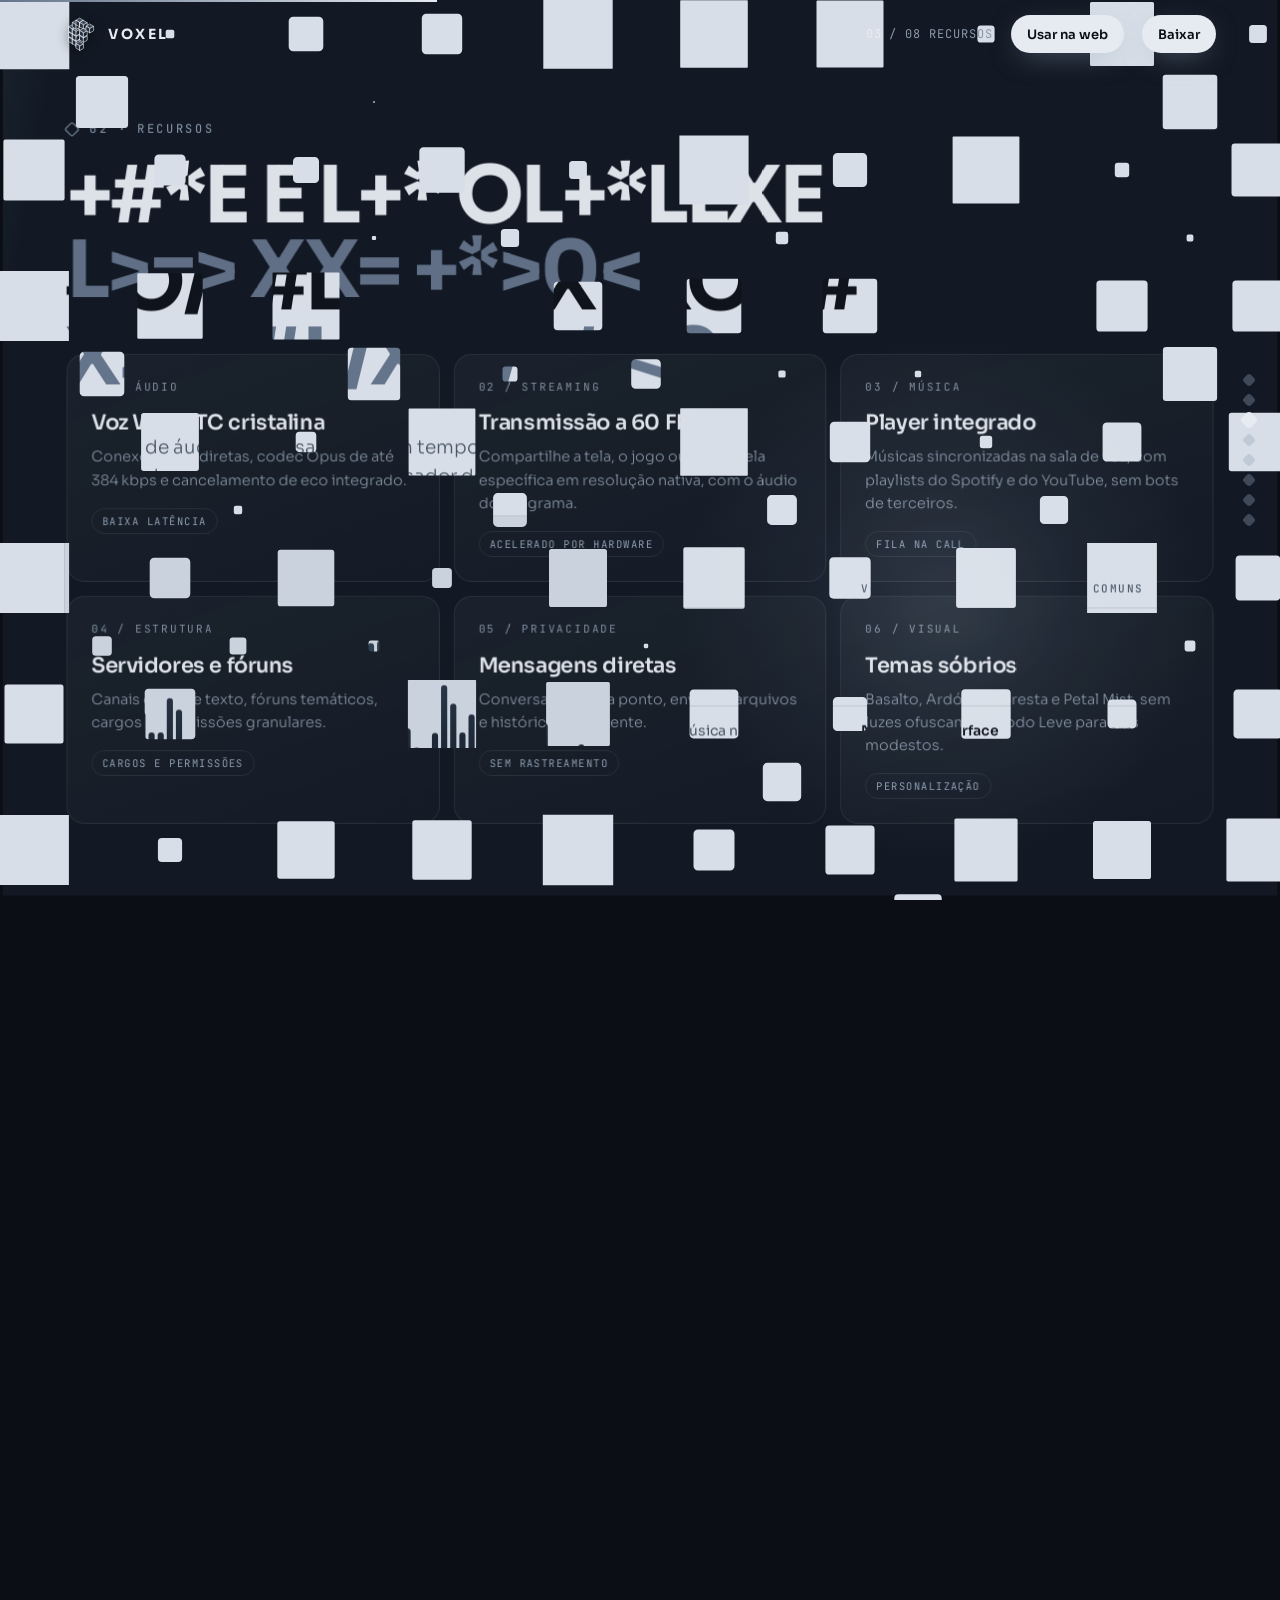
<file: index.html>
<!doctype html>
<html lang="pt-BR" data-tone="dark">
<head>
<meta charset="utf-8">
<meta name="viewport" content="width=device-width, initial-scale=1, viewport-fit=cover">
<title>Voxel — Chat de voz para sua comunidade</title>
<meta name="description" content="Converse com sua comunidade no Voxel. Chat de voz com áudio de baixa latência para Windows, Android e Linux.">
<meta name="theme-color" content="#0b0f15">
<link rel="canonical" href="https://voxelchat.com.br/">
<link rel="icon" href="logo.svg" type="image/svg+xml">
<link rel="preconnect" href="https://fonts.googleapis.com">
<link rel="preconnect" href="https://fonts.gstatic.com" crossorigin>
<link rel="stylesheet" href="https://fonts.googleapis.com/css2?family=Sora:wght@300;400;600;700;800&family=JetBrains+Mono:wght@400;500&display=swap">
<style>
:root{
  --bg0:#0b0f15; --bg1:#131b26; --bg2:#1a2433; --bg3:#253346; --slate:#334255; --steel:#41536b;
  --accent:#64748b; --accent-hi:#94a3b8; --ink:#e6ebf2; --muted:#8a97a8; --line:rgba(255,255,255,.08);
  --mist:#d7dee7; --mist-ink:#0f141c; --mist-muted:#4a5768;
  --display:'Sora',system-ui,sans-serif; --mono:'JetBrains Mono',ui-monospace,monospace;
  --nav-h:68px; --gut:clamp(16px,5vw,72px);
}
*{box-sizing:border-box;margin:0;padding:0}
html{background:var(--bg0);color:var(--ink);font-family:var(--display);-webkit-font-smoothing:antialiased}
body{background:var(--bg0);overflow-x:hidden}
a{color:inherit;text-decoration:none}
button{font:inherit;color:inherit;background:none;border:0;cursor:pointer}

/* ---------- nav ---------- */
.nav{position:fixed;inset:0 0 auto 0;height:var(--nav-h);z-index:50;display:flex;align-items:center;justify-content:space-between;padding:0 var(--gut);color:var(--ink);transition:color .4s}
.brand{display:flex;align-items:center;gap:10px;font-weight:700;letter-spacing:.18em;font-size:14px}
.brand img{width:34px;height:34px;filter:drop-shadow(0 2px 6px rgba(0,0,0,.4))}
.nav-r{display:flex;align-items:center;gap:18px}
.count{font-family:var(--mono);font-size:12px;color:var(--muted);letter-spacing:.08em;transition:color .4s}
.count b{color:var(--ink);font-weight:500;transition:color .4s}
.count em{font-style:normal;margin-left:8px;text-transform:uppercase}
.bar{position:fixed;top:0;left:0;height:2px;width:100%;transform-origin:0 50%;transform:scaleX(0);background:linear-gradient(90deg,var(--accent),var(--ink));z-index:60}
:root[data-tone=light] .nav{color:var(--mist-ink)}
:root[data-tone=light] .count{color:var(--mist-muted)}
:root[data-tone=light] .count b{color:var(--mist-ink)}
@media (max-width:560px){.count{display:none}.nav-r{gap:8px}}

.dots{position:fixed;right:clamp(10px,2vw,26px);top:50%;transform:translateY(-50%);z-index:50;display:flex;flex-direction:column;gap:10px}
.dots button{width:10px;height:10px;border-radius:3px;background:rgba(148,163,184,.35);transform:rotate(45deg);transition:background .3s,transform .3s}
.dots button[aria-current=true]{background:var(--ink);transform:rotate(45deg) scale(1.35)}
:root[data-tone=light] .dots button{background:rgba(15,20,28,.25)}
:root[data-tone=light] .dots button[aria-current=true]{background:var(--mist-ink)}
@media (max-width:700px){.dots{display:none}}

/* ---------- buttons ---------- */
.btn{display:inline-flex;align-items:center;gap:10px;height:50px;padding:0 24px;border-radius:999px;background:var(--ink);color:var(--bg0);font-weight:600;font-size:15px;transition:transform .2s,background .2s,box-shadow .2s;box-shadow:0 8px 30px -10px rgba(148,163,184,.6)}
.btn:hover{transform:translateY(-2px);background:#fff}
.btn.ghost{background:transparent;color:var(--ink);border:1px solid rgba(255,255,255,.18);box-shadow:none}
.btn.ghost:hover{border-color:var(--accent-hi);background:rgba(255,255,255,.04)}
.btn.sm{height:38px;padding:0 16px;font-size:13px}
:root[data-tone=light] .nav .btn{background:var(--mist-ink);color:var(--mist)}

/* ---------- stage / screens ---------- */
#stage{position:fixed;inset:0;overflow:hidden}
#track{width:1px}
.scr{position:absolute;inset:0;overflow:hidden;visibility:hidden;background:var(--bg);color:var(--ink);transform-origin:50% 40%}
.scr-in{position:relative;min-height:100%;padding:calc(var(--nav-h) + clamp(24px,6vh,72px)) var(--gut) clamp(40px,8vh,88px);display:flex;flex-direction:column;justify-content:center;will-change:transform}
.shade{position:absolute;inset:0;background:#04060a;opacity:0;pointer-events:none;z-index:5}
.iso::before{content:"";position:absolute;inset:0;pointer-events:none;opacity:.9;
  background:repeating-linear-gradient(30deg,rgba(255,255,255,.028) 0 1px,transparent 1px 56px),repeating-linear-gradient(150deg,rgba(255,255,255,.028) 0 1px,transparent 1px 56px);
  -webkit-mask-image:radial-gradient(ellipse at 70% 40%,#000 0,transparent 70%);mask-image:radial-gradient(ellipse at 70% 40%,#000 0,transparent 70%)}

.kicker{font-family:var(--mono);font-size:12px;letter-spacing:.22em;text-transform:uppercase;color:var(--accent-hi);margin-bottom:22px;display:flex;align-items:center;gap:12px}
.kicker::before{content:"";width:9px;height:9px;border:1.5px solid currentColor;transform:rotate(45deg);border-radius:2px}
h1,h2{font-weight:700;letter-spacing:-.045em;line-height:.95}
h1{font-size:clamp(52px,9.4vw,148px)}
h2{font-size:clamp(38px,6.2vw,96px)}
h1 span,h2 span{display:block}
.dim{color:var(--accent)}
.lead{font-size:clamp(16px,1.45vw,20px);line-height:1.6;color:var(--muted);max-width:56ch;font-weight:300}

/* reveal on enter */
[data-rise]{opacity:0;transform:translateY(26px);transition:opacity .7s cubic-bezier(.2,.7,.2,1),transform .7s cubic-bezier(.2,.7,.2,1);transition-delay:calc(var(--i,0)*70ms + 120ms)}
.scr.in [data-rise]{opacity:1;transform:none}

/* ---------- 00 hero ---------- */
.s-hero{--bg:var(--bg0)}
.s-hero::after{content:"";position:absolute;width:70vmax;height:70vmax;right:-18vmax;top:-12vmax;background:radial-gradient(circle,rgba(65,83,107,.45),transparent 62%);pointer-events:none}
.hero-grid{display:grid;grid-template-columns:1.15fr .85fr;align-items:center;gap:clamp(16px,4vw,64px)}
.hero-copy{position:relative;z-index:2}
.hero-copy .lead{margin:28px 0 36px}
.ctas{display:flex;gap:12px;flex-wrap:wrap}
.hero-art{position:relative;z-index:1;aspect-ratio:158/196;width:100%;max-width:520px;justify-self:center}
#cubes{width:100%;height:100%;overflow:visible;filter:drop-shadow(0 40px 50px rgba(0,0,0,.55))}
.hint{position:absolute;left:var(--gut);bottom:28px;font-family:var(--mono);font-size:11px;letter-spacing:.2em;color:var(--muted);text-transform:uppercase;display:flex;gap:10px;align-items:center}
.hint i{width:1px;height:28px;background:linear-gradient(var(--accent-hi),transparent);animation:hint 1.8s ease-in-out infinite}
@keyframes hint{0%,100%{transform:scaleY(.4);transform-origin:top}50%{transform:scaleY(1);transform-origin:top}}
@media (max-width:860px){
  .hero-grid{grid-template-columns:1fr}
  .hero-art{order:-1;max-width:min(280px,58vw);margin-bottom:-8px}
  .hint{display:none}
}

/* ---------- 01 manifesto ---------- */
.s-man{--bg:var(--bg2)}
.s-man .lead{margin-top:30px}
.stats{display:grid;grid-template-columns:repeat(3,minmax(0,1fr));gap:clamp(12px,2vw,24px);margin-top:clamp(36px,7vh,72px);border-top:1px solid var(--line);padding-top:28px}
.stat b{display:block;font-size:clamp(34px,5vw,72px);font-weight:700;letter-spacing:-.04em}
.stat small{font-family:var(--mono);font-size:12px;color:var(--muted);letter-spacing:.06em}
@media (max-width:560px){.stats{grid-template-columns:1fr}}

/* ---------- 02 features ---------- */
.s-feat{--bg:var(--bg1)}
.sweep{position:absolute;inset:0;pointer-events:none;z-index:4;background:linear-gradient(100deg,transparent 38%,rgba(148,163,184,.18) 50%,transparent 62%);transform:translateX(calc((var(--t,1)*2.2 - 1.1)*100%));opacity:calc((1 - var(--t,1))*1.4)}
.grid6{display:grid;grid-template-columns:repeat(3,minmax(0,1fr));gap:14px;margin-top:clamp(28px,5vh,52px)}
.card{position:relative;padding:24px;border-radius:18px;background:linear-gradient(160deg,rgba(255,255,255,.045),rgba(255,255,255,.012));border:1px solid var(--line);transition:border-color .3s,transform .3s}
.card:hover{border-color:rgba(148,163,184,.45);transform:translateY(-3px)}
.card .n{font-family:var(--mono);font-size:11px;color:var(--accent-hi);letter-spacing:.16em}
.card h3{font-size:21px;letter-spacing:-.02em;margin:14px 0 10px;font-weight:600}
.card p{color:var(--muted);font-size:14.5px;line-height:1.6;font-weight:300}
.card .tag{display:inline-block;margin-top:16px;font-family:var(--mono);font-size:10.5px;letter-spacing:.14em;color:var(--accent-hi);border:1px solid var(--line);border-radius:999px;padding:5px 10px}
@media (max-width:980px){.grid6{grid-template-columns:repeat(2,minmax(0,1fr))}}
@media (max-width:620px){.grid6{grid-template-columns:1fr}}

/* ---------- 03 audio (light) ---------- */
.s-audio{--bg:var(--mist);color:var(--mist-ink)}
.s-audio .kicker{color:var(--slate)}
.s-audio .dim{color:var(--accent)}
.s-audio .lead{color:var(--mist-muted)}
.audio-grid{display:grid;grid-template-columns:1fr 1fr;gap:clamp(24px,4vw,64px);align-items:end;margin-top:clamp(24px,4vh,44px)}
.specbox{position:relative;border-radius:22px;background:#c9d2dd;padding:18px 18px 0;height:clamp(180px,32vh,320px);overflow:hidden;border:1px solid rgba(15,20,28,.08)}
.specbox span{position:absolute;top:14px;left:18px;font-family:var(--mono);font-size:11px;letter-spacing:.14em;color:var(--mist-muted)}
#spec{width:100%;height:100%;display:block}
.cmp{width:100%;border-collapse:collapse;font-size:14px}
.cmp th{font-family:var(--mono);font-weight:500;font-size:11px;letter-spacing:.14em;text-transform:uppercase;color:var(--mist-muted);text-align:left;padding:0 10px 12px}
.cmp td{padding:15px 10px;border-top:1px solid rgba(15,20,28,.12);vertical-align:top}
.cmp td:first-child{color:var(--mist-muted)}
.cmp .vx{font-weight:600;color:var(--mist-ink)}
.cmp .ot{color:#7a8695;text-decoration:line-through;text-decoration-color:rgba(122,134,149,.5)}
@media (max-width:860px){.audio-grid{grid-template-columns:1fr}.cmp{font-size:13px}}

/* ---------- 04 shortcuts ---------- */
.s-keys{--bg:var(--bg3)}
.keys{margin-top:clamp(28px,5vh,52px);display:grid;gap:10px;max-width:880px}
.krow{display:flex;justify-content:space-between;align-items:center;gap:16px;padding:16px 20px;border-radius:16px;border:1px solid var(--line);background:rgba(11,15,21,.25);transition:background .35s,border-color .35s}
.krow span{color:var(--muted);transition:color .35s}
.krow.on{background:rgba(148,163,184,.12);border-color:rgba(148,163,184,.4)}
.krow.on span{color:var(--ink)}
.kc{display:flex;gap:6px;align-items:center;font-family:var(--mono);font-size:13px;color:var(--muted)}
kbd{display:inline-grid;place-items:center;min-width:40px;height:40px;padding:0 10px;border-radius:9px;font-family:var(--mono);font-size:13px;color:var(--ink);background:linear-gradient(#34465e,#1d2939);border:1px solid rgba(255,255,255,.12);border-bottom:4px solid rgba(0,0,0,.45);transition:transform .12s,border-bottom-width .12s,background .25s}
.krow.on kbd{transform:translateY(3px);border-bottom-width:1px;background:linear-gradient(#7c8ba0,#556378)}
@media (max-width:560px){.krow{flex-direction:column;align-items:flex-start}}

/* ---------- 05 download ---------- */
.s-dl{--bg:var(--bg0)}
.s-dl::after{content:"";position:absolute;left:50%;bottom:-40vmax;width:90vmax;height:70vmax;transform:translateX(-50%);background:radial-gradient(ellipse,rgba(65,83,107,.4),transparent 65%);pointer-events:none}
.dl{display:grid;grid-template-columns:repeat(4,minmax(0,1fr));gap:14px;margin-top:clamp(28px,5vh,52px);position:relative;z-index:2}
.pf{display:flex;flex-direction:column;gap:12px;padding:24px;border-radius:20px;border:1px solid var(--line);background:rgba(26,36,51,.55);backdrop-filter:blur(6px)}
.pf .badge{width:46px;height:46px;border-radius:12px;display:grid;place-items:center;font-family:var(--mono);font-size:12px;font-weight:500;background:var(--bg3);border:1px solid rgba(255,255,255,.1)}
.pf h3{font-size:22px;letter-spacing:-.02em;font-weight:600}
.pf p{color:var(--muted);font-size:14px;line-height:1.55;font-weight:300;flex:1}
.pf .meta{font-family:var(--mono);font-size:11px;letter-spacing:.1em;color:var(--accent-hi)}
.pf .btn{justify-content:center;height:44px;font-size:14px}
.pf.off{opacity:.55}
.pf.off .btn{pointer-events:none;background:transparent;color:var(--muted);border:1px dashed rgba(255,255,255,.2);box-shadow:none}
@media (max-width:1050px){.dl{grid-template-columns:repeat(2,minmax(0,1fr))}}
@media (max-width:560px){.dl{grid-template-columns:1fr}}

/* ---------- release notes ---------- */
.s-updates{--bg:var(--bg1)}
.release-feature{display:grid;grid-template-columns:1fr 1.4fr;gap:64px;margin-top:48px;align-items:start}
.release-intro h3{font-size:72px;line-height:1;letter-spacing:-.045em;font-weight:600}
.release-date{color:var(--accent-hi);font-size:14px;line-height:1.5}
.release-intro .release-date{margin:16px 0 24px}
.release-intro>p:last-child{font-size:18px;line-height:1.6;color:var(--ink)}
.release-notes{list-style:none;display:grid;gap:24px}
.release-notes h4{font-size:18px;line-height:1.5;font-weight:600;margin-bottom:8px}
.release-notes p{font-size:16px;line-height:1.6;color:var(--ink);max-width:64ch;font-weight:300}
.release-recent{margin-top:40px;display:grid;gap:8px}
.release-row{background:var(--bg2);border-radius:16px}
.release-row summary{display:grid;grid-template-columns:1fr auto 24px;align-items:center;gap:24px;padding:24px;list-style:none;cursor:pointer}
.release-version{font-size:24px;line-height:1.3;font-weight:600;letter-spacing:-.025em}
.release-toggle{font-size:24px;line-height:1;text-align:center;transition:transform .5s cubic-bezier(.22,1,.36,1)}
.release-row[open]>summary .release-toggle,.release-archive[open]>summary .release-toggle{transform:rotate(45deg)}
.release-body{padding:8px 24px 32px;max-width:1000px}
.release-row[open] .release-body{animation:release-in .5s cubic-bezier(.22,1,.36,1) both}
.release-archive{margin-top:16px}
.release-archive>summary{display:flex;align-items:center;justify-content:space-between;gap:24px;padding:24px 0;font-size:18px;font-weight:600;cursor:pointer;list-style:none}
.release-history{display:grid;gap:8px}
.release-row summary::-webkit-details-marker,.release-archive>summary::-webkit-details-marker{display:none}
.s-updates summary:hover{color:var(--accent-hi)}
.s-updates summary:focus-visible{outline:2px solid var(--ink);outline-offset:4px}
@keyframes release-in{from{opacity:0;transform:translateY(16px)}to{opacity:1;transform:none}}
@media(max-width:860px){.release-feature{gap:32px;grid-template-columns:1fr}.release-intro h3{font-size:60px}.release-intro>p:last-child br{display:none}}
@media(max-width:560px){.release-feature{margin-top:32px}.release-intro h3{font-size:48px}.release-row summary{grid-template-columns:1fr 24px;gap:8px;padding:24px 16px}.release-row .release-date{grid-column:1;grid-row:2}.release-toggle{grid-column:2;grid-row:1 / span 2}.release-body{padding:0 16px 24px}.release-notes p{font-size:16px}}
@media(prefers-reduced-motion:reduce){.release-row[open] .release-body{animation:none}.release-toggle{transition:none}}

/* ---------- 07 faq ---------- */
.s-faq{--bg:var(--bg2)}
.faq{margin-top:clamp(28px,5vh,52px);max-width:880px;display:grid;gap:10px}
.faq details{border:1px solid var(--line);border-radius:16px;background:rgba(11,15,21,.25);overflow:hidden}
.faq summary{list-style:none;cursor:pointer;padding:20px 22px;display:flex;justify-content:space-between;gap:16px;font-weight:600;font-size:17px}
.faq summary::-webkit-details-marker{display:none}
.faq summary i{flex:none;width:22px;height:22px;position:relative;transition:transform .3s}
.faq summary i::before,.faq summary i::after{content:"";position:absolute;left:50%;top:50%;width:14px;height:1.5px;background:var(--accent-hi);transform:translate(-50%,-50%)}
.faq summary i::after{transform:translate(-50%,-50%) rotate(90deg)}
.faq details[open] summary i{transform:rotate(45deg)}
.faq details p{padding:0 22px 22px;color:var(--muted);line-height:1.65;font-weight:300}
.foot{margin-top:clamp(48px,9vh,96px);padding-top:24px;border-top:1px solid var(--line);display:flex;justify-content:space-between;gap:16px;flex-wrap:wrap;font-family:var(--mono);font-size:12px;color:var(--muted)}
.foot .brand{font-family:var(--display);color:var(--ink)}

/* ---------- cursor glow ---------- */
#glow{position:fixed;left:0;top:0;width:600px;height:600px;border-radius:50%;pointer-events:none;z-index:40;mix-blend-mode:screen;opacity:.9;transition:opacity .5s;
  background:radial-gradient(circle,rgba(148,163,184,.20) 0,rgba(100,116,139,.10) 30%,transparent 62%)}
:root[data-tone=light] #glow{opacity:0}

/* ---------- flat fallback (reduced motion, no clip-path path(), ?nofx) ---------- */
.flat #stage{position:static;overflow:visible}
.flat .scr{position:relative;visibility:visible;min-height:100vh}
.flat #track{display:none}
.flat [data-rise]{opacity:1;transform:none;transition:none}
.flat .sweep{display:none}
.flat #glow{display:none}
.flat .hint i{animation:none}
</style>
</head>
<body>
<div class="bar" id="bar"></div>
<header class="nav">
  <a class="brand" href="#" data-go="0"><img src="logo.svg" alt="">VOXEL</a>
  <div class="nav-r">
    <span class="count"><b id="cnum">01</b> / <span id="ctotal">08</span><em id="cname">Início</em></span>
    <a class="btn sm" href="https://app.voxelchat.com.br/">Usar na web</a>
    <a class="btn sm" href="#download" data-go="5">Baixar</a>
  </div>
</header>
<nav class="dots" id="dots" aria-label="Seções"></nav>
<div id="glow" aria-hidden="true"></div>

<main id="stage">

  <section class="scr s-hero iso" data-name="Início" data-fx="" data-tone="dark" aria-labelledby="h0">
    <div class="scr-in">
      <div class="hero-grid">
        <div class="hero-copy">
          <p class="kicker">Voxel · desktop v1.0.142</p>
          <h1 id="h0"><span data-scramble>Comunicação</span><span class="dim" data-scramble>pura.</span></h1>
          <p class="lead">Voz P2P de baixa latência, tela a 60 FPS e música tocando direto na call. Sem bots externos, sem paywall.</p>
          <div class="ctas">
            <a class="btn" href="#download" data-go="5">Baixar o Voxel</a>
            <a class="btn ghost" href="#recursos" data-go="2">Ver recursos</a>
          </div>
        </div>
        <div class="hero-art"><svg id="cubes" viewBox="122 112 158 196" aria-label="Logo do Voxel em cubos" role="img"></svg></div>
      </div>
      <p class="hint"><i></i>Role para entrar</p>
    </div>
    <div class="shade"></div>
  </section>

  <section class="scr s-man iso" data-name="Manifesto" data-fx="stairs" data-tone="dark" aria-labelledby="h1">
    <div class="scr-in">
      <p class="kicker">01 · Manifesto</p>
      <h2 id="h1"><span data-scramble>Engenharia focada</span><span data-scramble>no essencial.</span><span class="dim" data-scramble>Sem firulas.</span></h2>
      <p class="lead" data-rise>Tudo o que você precisa para se comunicar em alta performance, sem recursos desnecessários que deixam seu computador lento.</p>
      <div class="stats">
        <div class="stat" data-rise style="--i:1"><b>384</b><small>kbps de voz em Opus</small></div>
        <div class="stat" data-rise style="--i:2"><b>60</b><small>FPS na transmissão de tela</small></div>
        <div class="stat" data-rise style="--i:3"><b>0</b><small>paywalls ou mensalidades</small></div>
      </div>
    </div>
    <div class="shade"></div>
  </section>

  <section class="scr s-feat" id="recursos" data-name="Recursos" data-fx="blinds" data-tone="dark" aria-labelledby="h2">
    <div class="sweep"></div>
    <div class="scr-in">
      <p class="kicker">02 · Recursos</p>
      <h2 id="h2"><span data-scramble>Tudo o que importa.</span><span class="dim" data-scramble>Nada que pese.</span></h2>
      <div class="grid6">
        <article class="card" data-rise style="--i:0"><p class="n">01 / ÁUDIO</p><h3>Voz WebRTC cristalina</h3><p>Conexões P2P diretas, codec Opus de até 384 kbps e cancelamento de eco integrado.</p><span class="tag">BAIXA LATÊNCIA</span></article>
        <article class="card" data-rise style="--i:1"><p class="n">02 / STREAMING</p><h3>Transmissão a 60 FPS</h3><p>Compartilhe a tela, o jogo ou uma janela específica em resolução nativa, com o áudio do programa.</p><span class="tag">ACELERADO POR HARDWARE</span></article>
        <article class="card" data-rise style="--i:2"><p class="n">03 / MÚSICA</p><h3>Player integrado</h3><p>Músicas sincronizadas na sala de voz, com playlists do Spotify e do YouTube, sem bots de terceiros.</p><span class="tag">FILA NA CALL</span></article>
        <article class="card" data-rise style="--i:3"><p class="n">04 / ESTRUTURA</p><h3>Servidores e fóruns</h3><p>Canais de voz e texto, fóruns temáticos, cargos e permissões granulares.</p><span class="tag">CARGOS E PERMISSÕES</span></article>
        <article class="card" data-rise style="--i:4"><p class="n">05 / PRIVACIDADE</p><h3>Mensagens diretas</h3><p>Conversas ponto a ponto, envio de arquivos e histórico persistente.</p><span class="tag">SEM RASTREAMENTO</span></article>
        <article class="card" data-rise style="--i:5"><p class="n">06 / VISUAL</p><h3>Temas sóbrios</h3><p>Basalto, Ardósia, Floresta e Petal Mist, sem luzes ofuscantes. Modo Leve para PCs modestos.</p><span class="tag">PERSONALIZAÇÃO</span></article>
      </div>
    </div>
    <div class="shade"></div>
  </section>

  <section class="scr s-audio" data-name="Áudio" data-fx="pixels" data-tone="light" aria-labelledby="h3">
    <div class="scr-in">
      <p class="kicker">03 · Motor de áudio</p>
      <h2 id="h3"><span data-scramble>Fidelidade sonora</span><span class="dim" data-scramble>sem concessões.</span></h2>
      <div class="audio-grid">
        <div data-rise>
          <p class="lead">O motor de áudio processa o sinal em tempo real, com controle de ganho adaptativo e analisador de espectro.</p>
          <div class="specbox" style="margin-top:24px"><span>ESPECTRO · AO VIVO</span><canvas id="spec"></canvas></div>
        </div>
        <table class="cmp" data-rise style="--i:2">
          <thead><tr><th></th><th>Voxel</th><th>Apps comuns</th></tr></thead>
          <tbody>
            <tr><td>Áudio de voz</td><td class="vx">384 kbps grátis</td><td class="ot">64–128 kbps pago</td></tr>
            <tr><td>Tela compartilhada</td><td class="vx">60 FPS, 1080p/2K</td><td class="ot">30 FPS, 720p</td></tr>
            <tr><td>Música na call</td><td class="vx">Nativo na interface</td><td class="ot">Bots externos</td></tr>
            <tr><td>Assinatura</td><td class="vx">Nenhuma</td><td class="ot">Mensalidade</td></tr>
          </tbody>
        </table>
      </div>
    </div>
    <div class="shade"></div>
  </section>

  <section class="scr s-keys iso" data-name="Atalhos" data-fx="shear" data-tone="dark" aria-labelledby="h4">
    <div class="scr-in">
      <p class="kicker">04 · Atalhos globais</p>
      <h2 id="h4"><span data-scramble>Controle rápido</span><span class="dim" data-scramble>sem sair do jogo.</span></h2>
      <div class="keys">
        <div class="krow" data-rise style="--i:0"><span>Mutar / desmutar o microfone</span><span class="kc"><kbd>Ctrl</kbd>+<kbd>Shift</kbd>+<kbd>M</kbd></span></div>
        <div class="krow" data-rise style="--i:1"><span>Desativar o áudio (deafen)</span><span class="kc"><kbd>Ctrl</kbd>+<kbd>Shift</kbd>+<kbd>D</kbd></span></div>
        <div class="krow" data-rise style="--i:2"><span>Alternar o compartilhamento de tela</span><span class="kc"><kbd>Ctrl</kbd>+<kbd>Shift</kbd>+<kbd>S</kbd></span></div>
        <div class="krow" data-rise style="--i:3"><span>Pausar / tocar a música da sala</span><span class="kc"><kbd>Alt</kbd>+<kbd>P</kbd></span></div>
      </div>
    </div>
    <div class="shade"></div>
  </section>

  <section class="scr s-dl" id="download" data-name="Download" data-fx="cubes" data-tone="dark" aria-labelledby="h5">
    <div class="scr-in">
      <p class="kicker">05 · Download</p>
      <h2 id="h5"><span data-scramble>Baixe o Voxel</span><span class="dim" data-scramble>direto da fonte.</span></h2>
      <div class="dl">
        <div class="pf" data-rise style="--i:0"><span class="badge">WIN</span><h3>Windows</h3><p>Windows 10 e 11 (x64). Atualiza sozinho.</p><span class="meta">.EXE · 24 MB · v1.0.142</span><a class="btn" href="https://github.com/VoxelChatApp/voxel-download-page/releases/download/v1.0.142/Voxel-Setup-1.0.142.exe">Baixar .exe</a></div>
        <div class="pf" data-rise style="--i:1"><span class="badge">AND</span><h3>Android</h3><p>Android 8 ou superior. Baixe o APK para instalar no celular.</p><span class="meta">.APK · 60 MB · v1.0.8</span><a class="btn" href="https://github.com/VoxelChatApp/voxel-download-page/releases/download/v1.0.126/Voxel-Android-1.0.8.apk">Baixar APK</a></div>
        <div class="pf" data-rise style="--i:2"><span class="badge">LNX</span><h3>Linux</h3><p>Debian, Ubuntu, Pop!_OS e Mint, com aceleração por GPU.</p><span class="meta">.DEB · x64 · 140 MB · v1.0.129</span><a class="btn" href="https://github.com/VoxelChatApp/voxel-download-page/releases/download/v1.0.129/Voxel-1.0.129-amd64.deb">Baixar .deb</a><a class="btn ghost" href="https://github.com/VoxelChatApp/voxel-download-page/releases/download/v1.0.129/Voxel-1.0.129-x64.tar.gz">Baixar .tar.gz · 139 MB</a></div>
        <div class="pf off" data-rise style="--i:3"><span class="badge">MAC</span><h3>macOS</h3><p>Apple Silicon e Intel, em empacotamento e testes.</p><span class="meta">EM ANDAMENTO</span><span class="btn">Em breve</span></div>
      </div>
    </div>
    <div class="shade"></div>
  </section>

  <section class="scr s-updates" id="changelog" data-name="Atualizações" data-fx="blinds" data-tone="dark" aria-labelledby="h6">
    <div class="scr-in">
      <p class="kicker">06 · Atualizações</p>
      <h2 id="h6"><span data-scramble>O Voxel</span><span class="dim" data-scramble>segue evoluindo.</span></h2>
      <div class="release-feature">
        <div class="release-intro" data-rise style="--i:0">
          <h3>v1.0.137</h3>
          <p class="release-date">14 de Novembro de 2026</p>
          <p>Menos peso na máquina.<br> Mais espaço para a conversa.</p>
        </div>
        <div data-rise style="--i:1"><ul class="release-notes"><li><h4>Desempenho</h4><p>Música do YouTube toca como áudio puro no app (menos memória), animações pausam com a janela em segundo plano e o novo Modo Leve desliga os efeitos de vidro.</p></li><li><h4>Clipes</h4><p>A gravação de clipes saiu do app e o atalho Alt+C fica livre para outros programas.</p></li></ul></div>
      </div>
      <div class="release-recent" data-rise style="--i:2">
        <details class="release-row"><summary><span class="release-version">v1.0.136</span><span class="release-date">14 de Novembro de 2026</span><span class="release-toggle" aria-hidden="true">+</span></summary><div class="release-body"><ul class="release-notes"><li><h4>Música</h4><p>O player agora toca playlists e álbuns do Spotify e playlists e mixes (rádios) do YouTube: a primeira faixa começa na hora e o resto entra na fila.</p></li><li><h4>Overlay</h4><p>O overlay volta a esmaecer depois de passar o mouse no botão de controles.</p></li><li><h4>Chat</h4><p>Menções com @ só destacam quem participa da conversa.</p></li></ul></div></details>
        <details class="release-row"><summary><span class="release-version">v1.0.135</span><span class="release-date">13 de Novembro de 2026</span><span class="release-toggle" aria-hidden="true">+</span></summary><div class="release-body"><ul class="release-notes"><li><h4>Windows</h4><p>Atualização de manutenção com as mesmas correções da 1.0.131.</p></li><li><h4>Plataformas</h4><p>Windows 1.0.135; Linux permanece em 1.0.129 e Android nativo em 1.0.8.</p></li></ul></div></details>
      </div>
      <details class="release-archive" data-rise style="--i:3">
        <summary>Histórico de versões<span class="release-toggle" aria-hidden="true">+</span></summary>
        <div class="release-history"><details class="release-row"><summary><span class="release-version">v1.0.131</span><span class="release-date">13 de Novembro de 2026</span><span class="release-toggle" aria-hidden="true">+</span></summary><div class="release-body"><ul class="release-notes"><li><h4>Transmissão</h4><p>Compartilhar tela com áudio não captura mais a voz da call; só o som do jogo ou dos programas é transmitido.</p></li><li><h4>Overlay</h4><p>Abrir o overlay no jogo não deixa mais o app travado em "Não está respondendo".</p></li><li><h4>Plataformas</h4><p>Windows 1.0.131; Linux permanece em 1.0.129 e Android nativo em 1.0.8.</p></li></ul></div></details>
        <details class="release-row"><summary><span class="release-version">v1.0.130</span><span class="release-date">13 de Novembro de 2026</span><span class="release-toggle" aria-hidden="true">+</span></summary><div class="release-body"><ul class="release-notes"><li><h4>Windows</h4><p>Novo aplicativo para Windows em Tauri e Rust: instalador de 19 MB, menos memória e inicialização mais rápida, com a mesma interface.</p></li><li><h4>Música</h4><p>Player mostra o nome e a capa da faixa, e a busca traz resultados reais do YouTube.</p></li><li><h4>Watchparty</h4><p>Watchparty sincronizada pode ser iniciada pelo botão da chamada ou pelo Player.</p></li><li><h4>Plataformas</h4><p>Windows 1.0.130; Linux permanece em 1.0.129 e Android nativo em 1.0.8.</p></li></ul></div></details>
        <details class="release-row"><summary><span class="release-version">v1.0.129</span><span class="release-date">29 de Outubro de 2026</span><span class="release-toggle" aria-hidden="true">+</span></summary><div class="release-body"><ul class="release-notes"><li><h4>Chat</h4><p>Campo de mensagem corrigido: botões de anexo, emoji e envio alinhados e com espaçamento uniforme.</p></li><li><h4>Escrita</h4><p>Texto sem cortes e altura ajustada para mensagens com várias linhas. Validado em desktop, tablet e celular.</p></li><li><h4>Plataformas</h4><p>Web, Windows e Linux 1.0.129; Android nativo permanece em 1.0.8.</p></li></ul></div></details>
        <details class="release-row"><summary><span class="release-version">v1.0.128</span><span class="release-date">29 de Outubro de 2026</span><span class="release-toggle" aria-hidden="true">+</span></summary><div class="release-body"><ul class="release-notes"><li><h4>Chat</h4><p>Links clicáveis com aviso de saída e cópia de mensagens e blocos.</p></li><li><h4>Código</h4><p>Destaque de sintaxe, seleção e numeração de linhas, detecção de código colado e preferências de formatação.</p></li><li><h4>Conversas</h4><p>Divisores de dia: Hoje, Ontem e data. Web, Windows e Linux 1.0.128; Android nativo 1.0.8.</p></li></ul></div></details>
        <details class="release-row"><summary><span class="release-version">v1.0.127</span><span class="release-date">28 de Outubro de 2026</span><span class="release-toggle" aria-hidden="true">+</span></summary><div class="release-body"><ul class="release-notes"><li><h4>Áudio</h4><p>Recuperação automática do microfone e da saída de áudio ao desconectar e reconectar o fone.</p></li><li><h4>Dispositivos</h4><p>A chamada acompanha a troca dos dispositivos padrão do sistema e retoma o fone selecionado quando ele volta.</p></li><li><h4>Plataformas</h4><p>Web, Windows e Linux 1.0.127; Android nativo permanece em 1.0.8.</p></li></ul></div></details>
        <details class="release-row"><summary><span class="release-version">v1.0.126</span><span class="release-date">27 de Outubro de 2026</span><span class="release-toggle" aria-hidden="true">+</span></summary><div class="release-body"><ul class="release-notes"><li><h4>Câmeras</h4><p>Ligue ou desligue sua câmera na chamada, junto com áudio e compartilhamento de tela.</p></li><li><h4>Transmissão</h4><p>FPS medido em tempo real e diagnóstico de captura, envio e recebimento. Correções na adaptação à perda de vídeo.</p></li><li><h4>Plataformas</h4><p>Web, Windows e Linux 1.0.126; Android nativo 1.0.8 com câmera na chamada.</p></li></ul></div></details>
        <details class="release-row"><summary><span class="release-version">v1.0.125</span><span class="release-date">27 de Outubro de 2026</span><span class="release-toggle" aria-hidden="true">+</span></summary><div class="release-body"><ul class="release-notes"><li><h4>Transmissão</h4><p>Qualidade automática com alvo mínimo de 30 FPS e ajuste de resolução conforme a conexão.</p></li><li><h4>Call</h4><p>Orçamento de envio compartilhado entre espectadores, com margem para o áudio e métricas reais de vídeo.</p></li><li><h4>Plataformas</h4><p>Web, Windows e Linux 1.0.125; Android nativo 1.0.7 com captura a 30 FPS.</p></li></ul></div></details>
        <details class="release-row"><summary><span class="release-version">v1.0.124</span><span class="release-date">15 de Outubro de 2026</span><span class="release-toggle" aria-hidden="true">+</span></summary><div class="release-body"><ul class="release-notes"><li><h4>Jogos</h4><p>Xadrez redesenhado, movimentos por arraste e seletor visual de Xadrez e Quiz com opção de encerrar.</p></li><li><h4>Conta</h4><p>Recuperação de senha por código enviado ao e-mail da conta.</p></li><li><h4>Call</h4><p>Controles da transmissão somem quando inativos, painel de voz compacto e recuperação de áudio aprimorada.</p></li></ul></div></details>
        <details class="release-row"><summary><span class="release-version">v1.0.123</span><span class="release-date">12 de Outubro de 2026</span><span class="release-toggle" aria-hidden="true">+</span></summary><div class="release-body"><ul class="release-notes"><li><h4>Chat</h4><p>Seletor de emojis sem recortes, com emojis comuns e personalizados, também em telas pequenas.</p></li><li><h4>Xadrez</h4><p>Partida no palco central, abertura para as outras pessoas da call e indicação clara de como entrar como adversário.</p></li><li><h4>Sons</h4><p>Painel de efeitos sonoros junto dos controles de microfone, áudio, transmissão e watchparty.</p></li></ul></div></details>
        <details class="release-row"><summary><span class="release-version">v1.0.122</span><span class="release-date">12 de Outubro de 2026</span><span class="release-toggle" aria-hidden="true">+</span></summary><div class="release-body"><ul class="release-notes"><li><h4>Jogos</h4><p>Xadrez com regras validadas, espectadores e placar da sessão. Quiz em grupo com cinco rodadas.</p></li><li><h4>Calls</h4><p>Salas temporárias com dono, convidados e limite; espaços de voz por proximidade.</p></li><li><h4>Identidade</h4><p>Perfil próprio por comunidade e opção de retomar a call em outro dispositivo.</p></li><li><h4>Conexão</h4><p>Saúde da chamada, diagnóstico e recuperação automática de áudio. Correção do servidor de retransmissão.</p></li><li><h4>Plataformas</h4><p>Windows, web e Linux 1.0.122; Android 1.0.6 pelo atualizador nativo.</p></li></ul></div></details>
        <details class="release-row"><summary><span class="release-version">v1.0.121</span><span class="release-date">12 de Outubro de 2026</span><span class="release-toggle" aria-hidden="true">+</span></summary><div class="release-body"><ul class="release-notes"><li><h4>Atualizador</h4><p>Instalador Windows inicia em um processo independente e confirma o início antes de fechar o Voxel.</p></li><li><h4>Diagnóstico</h4><p>Erros de instalação aparecem no aplicativo; correção da leitura dos registros do PowerShell.</p></li><li><h4>Compatibilidade</h4><p>Testado com caminhos que contêm espaços e acentos. Android permanece 1.0.5 e Linux 1.0.120.</p></li></ul></div></details>
        <details class="release-row"><summary><span class="release-version">v1.0.120</span><span class="release-date">12 de Outubro de 2026</span><span class="release-toggle" aria-hidden="true">+</span></summary><div class="release-body"><ul class="release-notes"><li><h4>Voz</h4><p>Supressão neural RNNoise no desktop e web e controles de modificação de voz redesenhados.</p></li><li><h4>Conquistas</h4><p>Medalhas com geometria, borda e relevo; missões com progresso e desbloqueio validados pelo servidor.</p></li><li><h4>Personalização</h4><p>Atalhos editáveis e dez estilos visuais, incluindo Usinado, Linho, Ardósia, Planta e Terminal.</p></li><li><h4>Comunidades</h4><p>Até 50 emojis por servidor e painel de efeitos sonoros. O Android 1.0.5 recebe os sons da call pelo atualizador.</p></li><li><h4>Conexões</h4><p>Verificação de conta Steam; outras plataformas dependem da configuração OAuth.</p></li><li><h4>Segurança</h4><p>Instalador e OTA contêm somente o cliente. A atualização de segurança do servidor requer novo login.</p></li></ul></div></details>
        <details class="release-row"><summary><span class="release-version">v1.0.116</span><span class="release-date">02 de Outubro de 2026</span><span class="release-toggle" aria-hidden="true">+</span></summary><div class="release-body"><ul class="release-notes"><li><h4>Canais & permissões</h4><p>Novo sistema completo de gerenciamento de canais: modal dedicado para edição de tópicos, limites de usuários, tipos de canal, menu contextual de ações e permissões granulares por cargo e membro.</p></li><li><h4>Motor de áudio</h4><p>Implementação de recuperação automática de áudio WebRTC: auto-restauração contínua de streams e chamadas em caso de queda momentânea de conexão ou instabilidade na sinalização.</p></li><li><h4>Sincronização em tempo real</h4><p>Sincronização imediata de alterações de canais e permissões para todos os clientes conectados sem necessidade de recarregar a interface.</p></li><li><h4>Atualizador oficial</h4><p>Distribuição instantânea do novo patch via instalador executável Windows e sistema OTA para clientes ativos.</p></li></ul></div></details>
        <details class="release-row"><summary><span class="release-version">v1.0.115</span><span class="release-date">17 de Setembro de 2026</span><span class="release-toggle" aria-hidden="true">+</span></summary><div class="release-body"><ul class="release-notes"><li><h4>Autoupdate</h4><p>Novo motor de atualização automática sem reinicialização forçada, com suporte a privilégios administrativos no Windows (C:\Program Files) e janelas de console do CMD totalmente ocultas.</p></li><li><h4>Linux oficial</h4><p>Lançamento do pacote nativo .deb para Debian/Ubuntu e script de instalação automatizado via terminal curl -sSL https://app.voxelchat.com.br/install.sh | bash com atalhos no sistema.</p></li><li><h4>Voz & webrtc</h4><p>Correção definitiva de áudio WebRTC em chamadas diretas e salas de voz, com reconexão instantânea resiliente após instabilidades de sinalização.</p></li><li><h4>Presença & social</h4><p>Indicadores dinâmicos de status "Em Voz" nas conversas diretas (DMs), no cabeçalho e na lista de membros, além de suporte a fotos personalizadas em servidores.</p></li><li><h4>Segurança & dados</h4><p>Persistência completa de canais e servidores em banco de dados PostgreSQL integrado, imune a reinicializações ou quedas de serviço.</p></li><li><h4>V1.0.115</h4><p>Fix definitivo no instalador do updater e reinicialização suave do aplicativo.</p></li><li><h4>V1.0.112</h4><p>Ocultação total de janelas de console do CMD durante aplicação de patches em segundo plano.</p></li><li><h4>V1.0.111</h4><p>Correção de permissões no Windows (EPERM em C:\Program Files) com suporte a elevação e swap assistido.</p></li><li><h4>V1.0.111</h4><p>Janela de atualização agora busca e exibe dinamicamente a versão exata do servidor via /api/version.</p></li><li><h4>V1.0.109</h4><p>Pipeline automatizado de empacotamento com validação de integridade do arquivo .asar.</p></li><li><h4>V1.0.110</h4><p>Empacotamento Debian oficial (.deb 196 MB) com ícones, lançador de desktop e dependências nativas.</p></li><li><h4>V1.0.110</h4><p>Script oficial de instalação rápida via terminal: curl -sSL https://app.voxelchat.com.br/install.sh | bash.</p></li><li><h4>V1.0.110</h4><p>Fallback com suporte a --no-sandbox no script de inicialização para compatibilidade em qualquer distro.</p></li><li><h4>V1.0.110</h4><p>Adição da seção de downloads (Windows, Linux .deb e comando curl) na tela de login Web.</p></li><li><h4>V1.0.113</h4><p>Reconexão automática das chamadas de voz e áudio após instabilidade ou queda temporária na sinalização.</p></li><li><h4>V1.0.110</h4><p>Correção no áudio de chamadas associando diretamente o fluxo WebRTC a elementos de áudio nativos.</p></li><li><h4>V1.0.110</h4><p>Novo status visual "Em Voz" nas conversas diretas (DMs), cabeçalho de conversa e na barra lateral de participantes.</p></li><li><h4>V1.0.95</h4><p>Integração de relay TURN (CoTURN na nuvem Oracle) com negociação perfeita (Perfect Negotiation) para redes com firewall/CGNAT.</p></li><li><h4>V1.0.114</h4><p>Suporte a upload e fotos customizadas para avatares de servidores.</p></li><li><h4>V1.0.110</h4><p>Login automático e instantâneo na verificação de e-mail para contas existentes, eliminando timeouts de tela.</p></li><li><h4>V1.0.109</h4><p>Build de produção e deploy automatizado do bundle Web para a VPS do Voxel.</p></li><li><h4>V1.0.107</h4><p>Migração e persistência definitiva de servidores, canais e mensagens no PostgreSQL.</p></li><li><h4>V1.0.108</h4><p>Reforço de segurança no boot do servidor com validação e fallback seguro para JWT_SECRET.</p></li><li><h4>V1.0.108</h4><p>Proteção de concorrência na escrita de arquivos e manipulação segura de papéis e permissões.</p></li></ul></div></details>
        <details class="release-row"><summary><span class="release-version">v1.0.110</span><span class="release-date">17 de Setembro de 2026</span><span class="release-toggle" aria-hidden="true">+</span></summary><div class="release-body"><ul class="release-notes"><li><h4>Linux</h4><p>Lançamento do pacote instalador .deb e script curl com instalador completo para Linux.</p></li><li><h4>Voz</h4><p>Fix na reprodução de áudio WebRTC em chamadas e sinalização de canais.</p></li><li><h4>Ui</h4><p>Indicador dinâmico de presença em chamada de voz nas DMs e barra de membros.</p></li></ul></div></details>
        <details class="release-row"><summary><span class="release-version">v1.0.105</span><span class="release-date">13 de Setembro de 2026</span><span class="release-toggle" aria-hidden="true">+</span></summary><div class="release-body"><ul class="release-notes"><li><h4>Banco de dados</h4><p>Integração de persistência em PostgreSQL para canais e servidores evitando perda de dados no reboot.</p></li><li><h4>Segurança</h4><p>Blindagem do boot do servidor com verificação de integridade e fallback seguro de tokens.</p></li></ul></div></details>
        <details class="release-row"><summary><span class="release-version">v1.0.100</span><span class="release-date">13 de Setembro de 2026</span><span class="release-toggle" aria-hidden="true">+</span></summary><div class="release-body"><ul class="release-notes"><li><h4>Ota update</h4><p>Novo sistema de distribuição de atualizações OTA diretamente da nuvem Oracle.</p></li><li><h4>Webrtc</h4><p>Implementação de relay CoTURN para contornar bloqueios de operadoras e CGNAT.</p></li></ul></div></details></div>
      </details>
    </div>
    <div class="shade"></div>
  </section>

  <section class="scr s-faq iso" data-name="Perguntas" data-fx="windows" data-tone="dark" aria-labelledby="h7">
    <div class="scr-in">
      <p class="kicker">07 · Perguntas</p>
      <h2 id="h7"><span data-scramble>Ainda com</span><span class="dim" data-scramble>alguma dúvida?</span></h2>
      <div class="faq">
        <details data-rise style="--i:0"><summary>O Voxel é gratuito?<i></i></summary><p>Sim. Voz em 384 kbps, tela a 60 FPS e o player de música estão liberados para todo mundo, sem plano pago.</p></details>
        <details data-rise style="--i:1"><summary>Em quais plataformas ele roda?<i></i></summary><p>Windows 10 e 11, Linux (Debian, Ubuntu e derivados) e Android 8 ou superior. A versão para macOS está em andamento.</p></details>
        <details data-rise style="--i:2"><summary>Como funcionam as atualizações?<i></i></summary><p>O app desktop se atualiza sozinho. No Android, depois de instalar o APK, as próximas versões chegam pelo próprio app.</p></details>
        <details data-rise style="--i:3"><summary>Ele pesa durante os jogos?<i></i></summary><p>O Voxel roda em Tauri 2 com Rust por baixo, sem um navegador inteiro embutido. Em segundo plano, o uso fica entre 8,5% e 18% de CPU.</p></details>
      </div>
      <footer class="foot"><span class="brand"><img src="logo.svg" alt="" style="width:26px;height:26px">VOXEL</span><a href="#changelog" data-go="6">Atualizações</a><span>Voxel · Sua comunidade por perto.</span></footer>
    </div>
    <div class="shade"></div>
  </section>

</main>
<div id="track"></div>

<script>
(function(){
  var d=document,w=window,root=d.documentElement;
  var qs=location.search;
  /* Lab page: effects always on, even when the system asks for reduced motion (Windows "animation effects" off).
     ?calm restores the reduced-motion behaviour; ?nofx shows the plain stacked page. */
  var still=/[?&]calm(&|=|$)/.test(qs);
  var fine=w.matchMedia('(hover: hover) and (pointer: fine)').matches;
  var pathOK=false;try{pathOK=CSS.supports('clip-path','path("M0 0H10V10Z")');}catch(e){}
  var FLAT=still||!pathOK||/[?&]nofx/.test(qs);
  if(FLAT)root.classList.add('flat');

  var $$=function(s,c){return Array.prototype.slice.call((c||d).querySelectorAll(s));};
  var clamp=function(v,a,b){a=a||0;b=b===undefined?1:b;return v<a?a:v>b?b:v;};
  var lerp=function(a,b,t){return a+(b-a)*t;};
  var io=function(t){return t<.5?4*t*t*t:1-Math.pow(-2*t+2,3)/2;};
  var eo=function(t){return 1-Math.pow(1-t,3);};
  var back=function(t){var c1=1.5,c3=c1+1;return 1+c3*Math.pow(t-1,3)+c1*Math.pow(t-1,2);};
  var hash=function(x,y){var s=Math.sin(x*127.1+y*311.7)*43758.5453;return s-Math.floor(s);};
  var f=function(v){return Math.round(v*10)/10;};

  /* ---------- screens ---------- */
  var S=$$('.scr').map(function(el,i){return {el:el,i:i,inn:el.querySelector('.scr-in'),shade:el.querySelector('.shade'),
    fx:el.dataset.fx,name:el.dataset.name,tone:el.dataset.tone||'dark',over:0,hold:0,s:0,entered:false,c:{}};});
  var N=S.length,track=d.getElementById('track'),bar=d.getElementById('bar');
  d.getElementById('ctotal').textContent=String(N).padStart(2,'0');
  var W=w.innerWidth,H=w.innerHeight,T=H,total=0,dirty=true,dom=-1,heroLeave=0,visible={};

  function css(o,el,k,v){var key=(el===o.el?'':el===o.inn?'i':'s')+k;if(o.c[key]!==v){o.c[key]=v;el.style[k]=v;}}

  function layout(){
    W=w.innerWidth;H=w.innerHeight;T=H*1.1;var s=0;
    S.forEach(function(o,i){
      o.s=s;
      o.over=FLAT?0:Math.max(0,o.inn.scrollHeight-H);
      o.hold=i===N-1?o.over:(i===0?H*.3:H*.45)+o.over;
      s+=o.hold+(i<N-1?T:0);
    });
    total=s;
    if(!FLAT)track.style.height=(total+H)+'px';
    dirty=true;
  }

  /* ---------- transition shapes: every rect / polygon wound clockwise so overlaps add up ---------- */
  function rr(x,y,ww,hh,r){
    if(ww<.5||hh<.5)return '';
    r=Math.max(0,Math.min(r,ww/2,hh/2));
    if(r<.5)return 'M'+f(x)+' '+f(y)+'H'+f(x+ww)+'V'+f(y+hh)+'H'+f(x)+'Z';
    var R=f(r)+' '+f(r)+' 0 0 1 ';
    return 'M'+f(x+r)+' '+f(y)+'H'+f(x+ww-r)+'A'+R+f(x+ww)+' '+f(y+r)+'V'+f(y+hh-r)+'A'+R+f(x+ww-r)+' '+f(y+hh)+
      'H'+f(x+r)+'A'+R+f(x)+' '+f(y+hh-r)+'V'+f(y+r)+'A'+R+f(x+r)+' '+f(y)+'Z';
  }
  function poly(p){return 'M'+p.map(function(q){return f(q[0])+' '+f(q[1]);}).join('L')+'Z';}
  function st(t,dl,span){return clamp((t-dl)/span);}

  var FX={
    /* 01: a staircase of rounded columns climbs up, left to right */
    stairs:function(t){var n=W<700?4:7,cw=W/n,dl=.07,span=1-(n-1)*dl,p='';
      for(var i=0;i<n;i++){var k=io(st(t,i*dl,span)),top=H*(1-k),r=Math.min(32,cw/2)*(1-k*k);p+=rr(i*cw-1,top,cw+2,H-top+r+2,r);}return p;},
    /* 02: rounded vertical blinds open from the middle out (plus the light sweep in CSS) */
    blinds:function(t){var n=W<700?5:9,cw=W/n,c=(n-1)/2,p='';
      for(var i=0;i<n;i++){var k=io(st(t,Math.abs(i-c)/c*.35,.65)),ww=(cw+2)*k,inset=H*.1*(1-k),r=Math.min(26,ww/2)*(1-k);
        p+=rr(i*cw+(cw-ww)/2,inset,ww,H-inset*2,r);}return p;},
    /* 03: a dither of small rounded squares, not a sweep */
    pixels:function(t){var c=W<700?44:68,cols=Math.ceil(W/c),rows=Math.ceil(H/c),B=[0,8,2,10,12,4,14,6,3,11,1,9,15,7,13,5],p='';
      for(var y=0;y<rows;y++)for(var x=0;x<cols;x++){
        var rank=B[(y%4)*4+x%4]/16*.7+hash(x,y)*.3,k=eo(st(t,rank*.72,.28));if(k<=0)continue;
        var s=c*k*1.04+(k>=1?2:0),r=s*.26*(1-k);p+=rr(x*c+(c-s)/2,y*c+(c-s)/2,s,s,r);}return p;},
    /* 04: leaning slices shear in from alternate sides */
    shear:function(t){var n=W<700?5:7,sh=H/n,lean=Math.min(W*.08,sh*.9),dl=.06,span=1-(n-1)*dl,p='';
      for(var i=0;i<n;i++){var k=io(st(t,i*dl,span)),len=(W+2*lean+20)*k;if(len<1)continue;
        var y0=i*sh-1,y1=(i+1)*sh+1,a,b;
        if(i%2===0){a=-lean-10;b=a+len;}else{b=W+lean+10;a=b-len;}
        p+=poly([[a+lean,y0],[b+lean,y0],[b,y1],[a,y1]]);}return p;},
    /* 05: isometric cube silhouettes (hexagons) bloom out from the centre */
    cubes:function(t){var R=W<700?40:64,hw=Math.sqrt(3)*R,rows=Math.ceil(H/(1.5*R))+1,cols=Math.ceil(W/hw)+1,dmax=Math.hypot(W/2,H/2),p='';
      for(var r=-1;r<=rows;r++)for(var c=-1;c<=cols;c++){
        var cx=c*hw+((r&1)?hw/2:0),cy=r*1.5*R,dist=Math.hypot(cx-W/2,cy-H/2)/dmax,
            k=eo(st(t,dist*.55+hash(c,r)*.1,.35));if(k<=0)continue;
        var rad=R*k*1.1,pts=[];for(var j=0;j<6;j++){var an=(-90+60*j)*Math.PI/180;pts.push([cx+rad*Math.cos(an),cy+rad*Math.sin(an)]);}
        p+=poly(pts);}return p;},
    /* 06: three windows open, grow and merge into the full screen */
    windows:function(t){var cx=[.22,.5,.78],cy=[.6,.42,.62],ws=W*(W<700?.28:.24),hs=H*.34,p2=io(st(t,.45,.55)),p='';
      for(var i=0;i<3;i++){var p1=eo(st(t,i*.1,.4)),w0=ws*p1,h0=hs*p1,x0=W*cx[i]-w0/2,y0=H*cy[i]-h0/2;
        p+=rr(lerp(x0,-2,p2),lerp(y0,-2,p2),lerp(w0,W+4,p2),lerp(h0,H+4,p2),lerp(28,0,p2));}return p;}
  };

  /* ---------- text scramble ---------- */
  var GL='VOXEL<>/#*+=01';
  function scramble(el){
    if(FLAT)return;
    var txt=el.dataset.txt||(el.dataset.txt=el.textContent),n=txt.length,t0=performance.now(),dur=520+n*30;
    if(el._raf)cancelAnimationFrame(el._raf);
    (function step(now){var k=(now-t0)/dur,out='';
      for(var i=0;i<n;i++){var ch=txt[i];if(ch===' '){out+=' ';continue;}
        out+=k>=(i/n)*.7+.25?ch:GL[(Math.random()*GL.length)|0];}
      el.textContent=out;
      if(k<1)el._raf=requestAnimationFrame(step);else{el.textContent=txt;el._raf=0;}
    })(t0);
  }
  function enter(o){if(o.entered)return;o.entered=true;o.el.classList.add('in');$$('[data-scramble]',o.el).forEach(scramble);}
  function leave(o){if(!o.entered)return;o.entered=false;o.el.classList.remove('in');}

  /* ---------- nav ---------- */
  var dots=d.getElementById('dots'),cnum=d.getElementById('cnum'),cname=d.getElementById('cname');
  S.forEach(function(o,i){var b=d.createElement('button');b.type='button';b.title=o.name;b.setAttribute('aria-label',o.name);
    b.addEventListener('click',function(){go(i);});dots.appendChild(b);});
  var dotEls=$$('button',dots);
  function setDom(i){if(i===dom)return;dom=i;var o=S[i];
    cnum.textContent=String(i+1).padStart(2,'0');cname.textContent=o.name;root.dataset.tone=o.tone;
    dotEls.forEach(function(b,j){b.setAttribute('aria-current',j===i?'true':'false');});}
  function go(i){
    if(FLAT){S[i].el.scrollIntoView({behavior:still?'auto':'smooth'});return;}
    w.scrollTo(0,S[i].s+(i?1:0));
  }
  $$('[data-go]').forEach(function(a){a.addEventListener('click',function(e){e.preventDefault();go(+a.dataset.go);});});

  /* ---------- the render: one scroll value drives every screen ---------- */
  function render(y){
    y=clamp(y,0,total);
    var a=0;for(var i=N-1;i>=0;i--)if(y>=S[i].s){a=i;break;}
    var A=S[a],loc=y-A.s,b=null,t=0;
    if(a<N-1&&loc>A.hold){t=clamp((loc-A.hold)/T);b=S[a+1];}
    var e=io(t);
    S.forEach(function(o){if(o!==A&&o!==b){css(o,o.el,'visibility','hidden');leave(o);}});
    css(A,A.el,'visibility','visible');css(A,A.el,'zIndex','1');css(A,A.el,'clipPath','none');
    css(A,A.el,'transform',b?'translate3d(0,'+f(-H*.04*e)+'px,0) scale('+(1-.07*e).toFixed(4)+')':'none');
    css(A,A.inn,'transform','translate3d(0,'+f(-Math.min(loc,A.over))+'px,0)');
    css(A,A.shade,'opacity',b?(.62*e).toFixed(3):'0');
    if(b){
      css(b,b.el,'visibility','visible');css(b,b.el,'zIndex','2');css(b,b.el,'transform','none');
      css(b,b.el,'clipPath',t>=1?'none':'path("'+(FX[b.fx]?FX[b.fx](t):rr(0,0,W,H*t,0))+' M0 0Z")');
      css(b,b.inn,'transform','translate3d(0,'+f((1-eo(t))*H*.08)+'px,0)');
      css(b,b.shade,'opacity','0');
      b.el.style.setProperty('--t',t.toFixed(3));
    }
    var D=b&&t>.45?b:A;enter(D);setDom(D.i);
    if(b&&t>.2)enter(b);
    heroLeave=a===0?(b?e:0):1;
    visible={};visible[A.i]=1;if(b)visible[b.i]=1;
    bar.style.transform='scaleX('+(total?y/total:0).toFixed(4)+')';
  }

  /* ---------- hero cubes: the logo's silhouette rebuilt on an exact isometric grid ----------
     (i,j,k): +i goes right-down, +j goes left-down, +k goes up. Every cube is a true isometric cube
     (half-width w, top-face half-height h = w*tan30, vertical edge v = 2h), so stacked cubes touch with no slivers. */
  var CW=20,CH=CW*Math.tan(Math.PI/6),CV=2*CH;
  var G=[
    [-2,0,0],[-2,0,1],[-2,0,2],          /* left column */
    [-1,0,0],[-1,0,1],[-1,0,2],          /* middle column */
    [0,0,0],                             /* front tip */
    [-1,-2,0],[-1,-2,1],[-1,-2,2],[-1,-2,3], /* right wing, its top is the right end of the arch */
    [-2,-1,3],[-2,-2,3],                 /* top arch */
    [0,-3,2]                             /* floating voxel */
  ];
  var svg=d.getElementById('cubes'),NS='http://www.w3.org/2000/svg',CB=[];
  svg.innerHTML='<defs>'+
    '<linearGradient id="vxT" x1="0" y1="0" x2="1" y2="1"><stop offset="0" stop-color="#8296b0"/><stop offset="1" stop-color="#5d7089"/></linearGradient>'+
    '<linearGradient id="vxL" x1="0" y1="0" x2="1" y2="1"><stop offset="0" stop-color="#3d4f68"/><stop offset="1" stop-color="#2b3a50"/></linearGradient>'+
    '<linearGradient id="vxR" x1="0" y1="0" x2="1" y2="1"><stop offset="0" stop-color="#202c3d"/><stop offset="1" stop-color="#161e2a"/></linearGradient></defs>';
  var sx0=function(c){return (c[0]-c[1])*CW;},sy0=function(c){return (c[0]+c[1])*CH-c[2]*CV;};
  /* painter's order: back to front, bottom to top */
  G.sort(function(a,b){return (a[0]+a[1]+a[2])-(b[0]+b[1]+b[2])||a[2]-b[2];});
  var minX=1e9,maxX=-1e9,minY=1e9,maxY=-1e9,ccx=0,ccy=0;
  G.forEach(function(c){var x=sx0(c),y=sy0(c);minX=Math.min(minX,x-CW);maxX=Math.max(maxX,x+CW);minY=Math.min(minY,y-CH);maxY=Math.max(maxY,y+CH+CV);ccx+=x;ccy+=y;});
  ccx/=G.length;ccy/=G.length;
  var pad=18;svg.setAttribute('viewBox',f(minX-pad)+' '+f(minY-pad)+' '+f(maxX-minX+pad*2)+' '+f(maxY-minY+pad*2));
  svg.parentNode.style.aspectRatio=f(maxX-minX+pad*2)+' / '+f(maxY-minY+pad*2);
  var TOP='M0 '+f(-CH)+' L'+CW+' 0 L0 '+f(CH)+' L'+(-CW)+' 0 Z',
      LFT='M'+(-CW)+' 0 L0 '+f(CH)+' L0 '+f(CH+CV)+' L'+(-CW)+' '+f(CV)+' Z',
      RGT='M0 '+f(CH)+' L'+CW+' 0 L'+CW+' '+f(CV)+' L0 '+f(CH+CV)+' Z',
      RIM='M'+(-CW+.6)+' 0 L0 '+f(-CH+.4)+' L'+(CW-.6)+' 0 M0 '+f(CH+.6)+' L0 '+f(CH+CV-.6);
  var order=G.map(function(c,i){return i;}).sort(function(a,b){return G[a][2]-G[b][2]||(G[b][0]+G[b][1])-(G[a][0]+G[a][1]);});
  G.forEach(function(c,i){
    var g=d.createElementNS(NS,'g');g.setAttribute('stroke-linejoin','round');
    g.innerHTML='<path d="'+TOP+'" fill="url(#vxT)" stroke="#0b0f15" stroke-width=".7"/>'+
      '<path d="'+LFT+'" fill="url(#vxL)" stroke="#0b0f15" stroke-width=".7"/>'+
      '<path d="'+RGT+'" fill="url(#vxR)" stroke="#0b0f15" stroke-width=".7"/>'+
      '<path d="'+RIM+'" fill="none" stroke="#d3dce8" stroke-opacity=".5" stroke-width=".6" stroke-linecap="round"/>';
    svg.appendChild(g);
    CB.push({g:g,x:sx0(c),y:sy0(c),dl:order.indexOf(i)*70+Math.random()*50,dep:.5+c[2]*.2,float:c[0]===0&&c[1]===-3});
  });
  var t0=0,mx=.5,my=.5,cmx=.5,cmy=.5;
  function cubes(now,dt){
    if(!(visible[0]||FLAT))return;
    if(!t0)return;
    var k=1-Math.exp(-dt/260);cmx+=(mx-cmx)*k;cmy+=(my-cmy)*k;
    /* the whole stack slides as one rigid piece (2D only, so the cubes stay true isometric) */
    if(!still)svg.style.transform='translate3d('+f((cmx-.5)*18)+'px,'+f((cmy-.5)*12+Math.sin(now/1400)*5)+'px,0)';
    CB.forEach(function(c){
      var p=still?1:clamp((now-t0-c.dl)/700),dy=-260*(1-back(p));
      var sp=FLAT?0:heroLeave,sx=(c.x-ccx)*sp*.9,sy=(c.y-ccy)*sp*.9-sp*30*c.dep;
      var bob=c.float&&!still?Math.sin(now/650)*3:0;
      c.g.setAttribute('transform','translate('+f(c.x+sx)+' '+f(c.y+dy+sy+bob)+')');
      c.g.style.opacity=p>0?Math.min(1,p*3)*(1-sp*.6):0;
    });
  }

  /* ---------- cursor glow ---------- */
  var glow=d.getElementById('glow'),gx=W*.7,gy=H*.4,px=gx,py=gy,hasP=false;
  w.addEventListener('pointermove',function(e){mx=e.clientX/W;my=e.clientY/H;if(e.pointerType==='mouse'){px=e.clientX;py=e.clientY;hasP=true;}},{passive:true});
  function glowStep(now,dt){
    if(still)return;
    if(!hasP||!fine){px=W*(.5+.32*Math.sin(now/3100));py=H*(.45+.26*Math.sin(now/2300+1));}
    var k=1-Math.exp(-dt/140);gx+=(px-gx)*k;gy+=(py-gy)*k;
    glow.style.transform='translate3d('+f(gx-300)+'px,'+f(gy-300)+'px,0)';
  }

  /* ---------- live spectrum ---------- */
  var cv=d.getElementById('spec'),cx=cv.getContext('2d'),specIdx=3;
  function spectrum(now){
    if(!(visible[specIdx]||FLAT))return;
    var r=w.devicePixelRatio||1,cw=cv.clientWidth,ch=cv.clientHeight;if(!cw||!ch)return;
    if(cv.width!==Math.round(cw*r)||cv.height!==Math.round(ch*r)){cv.width=Math.round(cw*r);cv.height=Math.round(ch*r);}
    cx.setTransform(r,0,0,r,0,0);cx.clearRect(0,0,cw,ch);
    var n=cw<420?28:56,bw=cw/n,top=26,g=cx.createLinearGradient(0,top,0,ch);g.addColorStop(0,'#41536b');g.addColorStop(1,'#131b26');cx.fillStyle=g;
    var tt=still?0:now;
    for(var i=0;i<n;i++){
      var x=i/n,v=.12+.62*Math.pow(Math.sin(x*Math.PI*.95+.1),1.3)*(.55+.45*Math.sin(tt/420+i*.55)*Math.sin(tt/970+i*.23))+.1*Math.sin(tt/170+i*1.7);
      var h=clamp(v,.04,1)*(ch-top);
      if(cx.roundRect){cx.beginPath();cx.roundRect(i*bw+1.5,ch-h,bw-3,h+6,[4,4,0,0]);cx.fill();}else cx.fillRect(i*bw+1.5,ch-h,bw-3,h);
    }
  }

  /* ---------- shortcut keys press in turn ---------- */
  var krows=$$('.krow'),kOn=-1,keysIdx=4;
  function keys(now){
    var on=(FLAT||visible[keysIdx])&&!still?Math.floor(now/1400)%krows.length:-1;
    if(on===kOn)return;kOn=on;krows.forEach(function(r,i){r.classList.toggle('on',i===on);});
  }

  /* ---------- loop ---------- */
  var cur=w.scrollY,last=0,prev=-1;
  function frame(now){
    var dt=Math.min(64,last?now-last:16);last=now;
    if(!FLAT){
      var target=w.scrollY,diff=target-cur,tc=Math.abs(diff)>H*2.5?240:95;
      cur+=diff*(1-Math.exp(-dt/tc));if(Math.abs(target-cur)<.3)cur=target;
      if(cur!==prev||dirty){render(cur);prev=cur;dirty=false;}
    }
    glowStep(now,dt);cubes(now,dt);spectrum(now);keys(now);
    requestAnimationFrame(frame);
  }

  /* ---------- flat mode: plain page, IntersectionObserver for the counter ---------- */
  if(FLAT){
    S.forEach(function(o){o.el.classList.add('in');});
    var ob=new IntersectionObserver(function(es){es.forEach(function(e){if(e.isIntersecting)setDom(S.indexOf(S.filter(function(o){return o.el===e.target;})[0]));});},{rootMargin:'-45% 0px -45% 0px'});
    S.forEach(function(o){ob.observe(o.el);});
    setDom(0);
  }

  var rt;
  w.addEventListener('resize',function(){clearTimeout(rt);rt=setTimeout(function(){
    if(w.innerWidth!==W||Math.abs(w.innerHeight-H)>120)layout();},120);});
  d.addEventListener('toggle',function(){layout();},true);

  layout();
  if(!FLAT)render(cur);
  (d.fonts&&d.fonts.ready?d.fonts.ready:Promise.resolve()).then(function(){layout();t0=performance.now()+150;var anchor=location.hash.slice(1),idx=S.findIndex(function(o){return o.el.id===anchor;});if(anchor&&idx>=0)go(idx);});
  setTimeout(function(){if(!t0)t0=performance.now();},1500);
  requestAnimationFrame(frame);
})();
</script>
</body>
</html>
</file>
